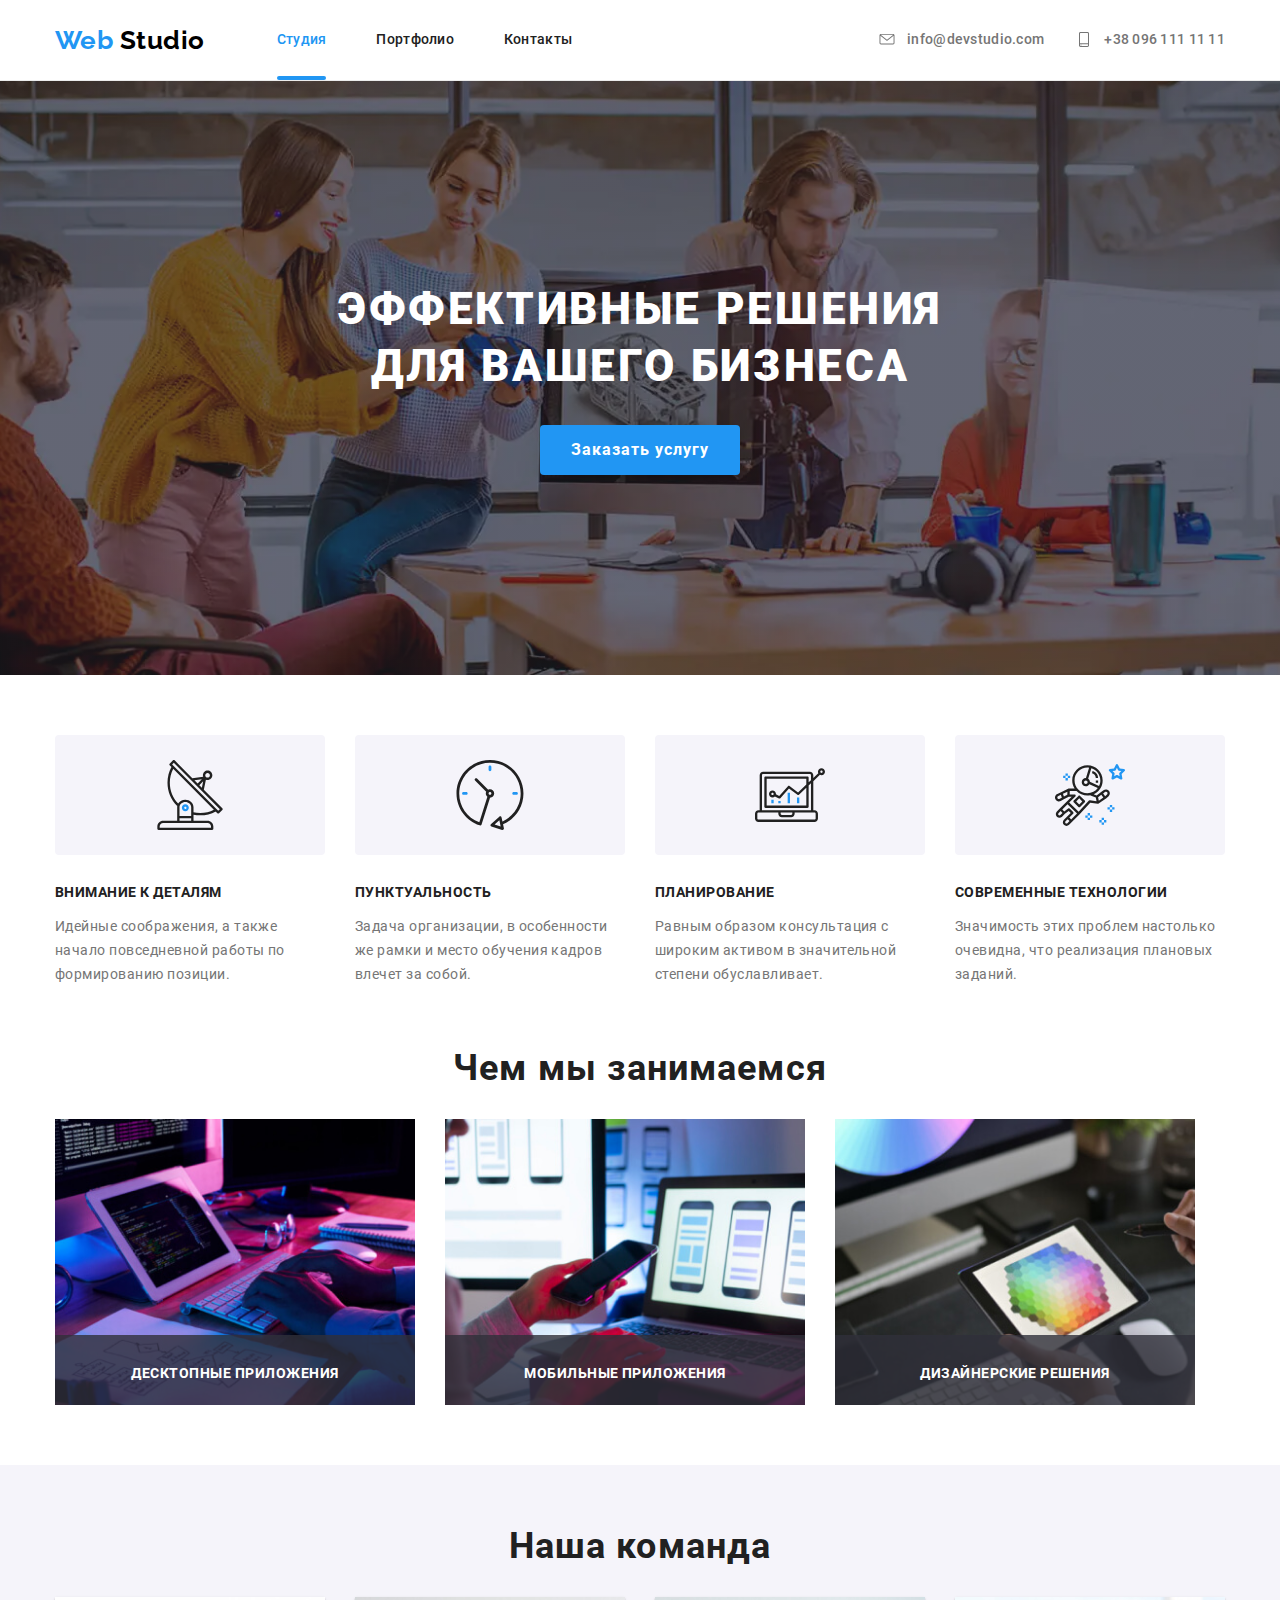
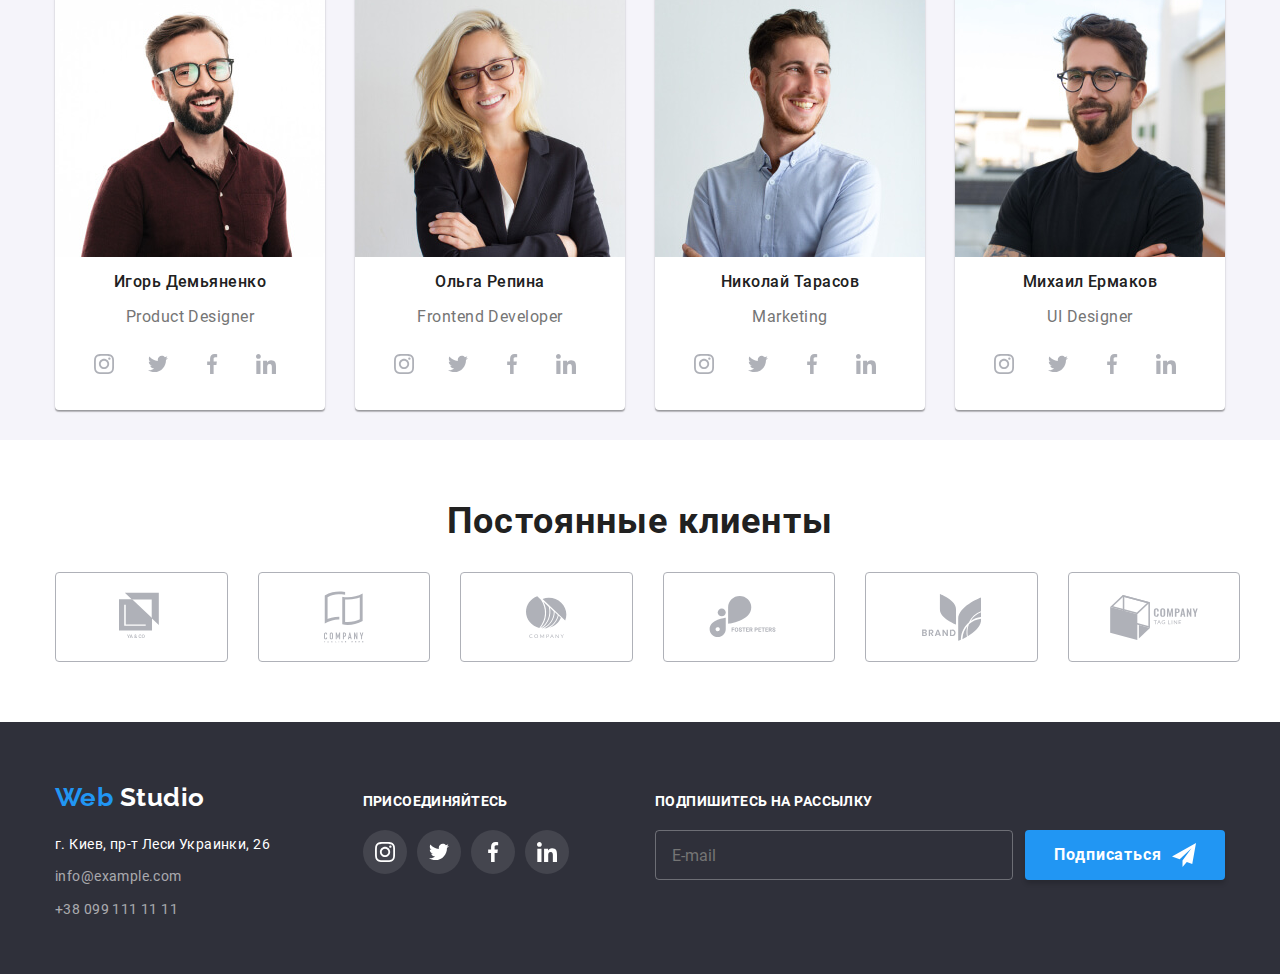
<file: index.html>
<!DOCTYPE html>
<html lang="ru">
	<head>
		<meta charset="UTF-8" />
		<meta name="viewport" content="width=device-width, initial-scale=1.0" />
		<meta name="description" content="Ефективные решения для бизнеса" />
		<title>Web Studio</title>
		<link rel="stylesheet" href="./css/main.min.css" />
	</head>

	<body>
		<!-- шапка страницы -->
		<header class="page-header">
			<div class="container main-header">
				<!-- логотип компании -->
				<a href="./" class="logo">
					<span class="main">Web</span>
					<span class="black">Studio</span>
				</a>

				<!-- меню для мобильного -->
				<button
					type="button"
					class="menu-button"
					aria-expanded="false"
					aria-controls="navigations"
					aria-label="Мобильное меню"
					data-menu-button
				>
					<svg width="40px" height="40px">
						<use class="icon-cross" href="./images/sprite.svg#cross"></use>
						<use class="icon-menu" href="./images/sprite.svg#menu"></use>
					</svg>
				</button>

				<nav class="menu-navigation" id="navigations" data-menu>
					<ul class="site-nav list">
						<li class="menu">
							<a href="./index.html" class="link current">Студия</a>
						</li>
						<li class="menu">
							<a href="./portfolio.html" class="link">Портфолио</a>
						</li>
						<li class="menu"><a href="" class="link">Контакты</a></li>
					</ul>

					<!-- адресс -->
					<address class="auth-nav">
						<a href="mailto:info@devstudio.com" aria-label="Написать письмо" class="contacts">
							<svg aria-label="Иконка письмо" class="icon-contacts">
								<use href="./images/sprite.svg#email"></use>
							</svg>
							info@devstudio.com
						</a>
						<a href="tel:+380961111111" aria-label="Позвонить" class="contacts">
							<svg aria-label="Иконка телефона" class="icon-contacts">
								<use xlink:href="./images/sprite.svg#smartphone"></use>
							</svg>
							+38 096 111 11 11
						</a>
					</address>
				</nav>
			</div>
		</header>

		<main>
			<!-- Hero -->
			<section class="hero">
				<h1 class="hero-title">
					Эффективные решения
					<br />
					для вашего бизнеса
				</h1>
				<button type="button" class="button" data-modal-open>Заказать услугу</button>
			</section>

			<!-- about us -->
			<section class="section features">
				<div class="container">
					<h2 class="section-title" hidden>О нас</h2>

					<ul class="about-us list">
						<li class="item">
							<div class="img-about">
								<svg class="icon" width="70" height="70" aria-label="Иконка Антенна">
									<use xlink:href="./images/sprite.svg#antenna"></use>
								</svg>
							</div>
							<h3 class="title">Внимание к деталям</h3>
							<p class="content">Идейные соображения, а также начало повседневной работы по формированию позиции.</p>
						</li>
						<li class="item">
							<div class="img-about">
								<svg aria-label="Иконка часы" class="icon" width="70" height="70">
									<use xlink:href="./images/sprite.svg#clock"></use>
								</svg>
							</div>
							<h3 class="title">Пунктуальность</h3>
							<p class="content">Задача организации, в особенности же рамки и место обучения кадров влечет за собой.</p>
						</li>
						<li class="item">
							<div class="img-about">
								<svg class="icon" width="70" height="70" aria-label="Иконка диаграмма">
									<use xlink:href="./images/sprite.svg#diagram"></use>
								</svg>
							</div>
							<h3 class="title">Планирование</h3>
							<p class="content">Равным образом консультация с широким активом в значительной степени обуславливает.</p>
						</li>
						<li class="item">
							<div class="img-about">
								<svg class="icon" width="70" height="70" aria-label="Иконка астронавт">
									<use xlink:href="./images/sprite.svg#astronaut"></use>
								</svg>
							</div>
							<h3 class="title">Современные технологии</h3>
							<p class="content">Значимость этих проблем настолько очевидна, что реализация плановых заданий.</p>
						</li>
					</ul>
				</div>
			</section>

			<!-- Work section -->
			<section class="section tasks">
				<div class="container">
					<h2 class="section-title">Чем мы занимаемся</h2>

					<ul class="work-list list">
						<li class="item">
							<picture>
								<source
									srcset="./images/desktop/what-we-do/box1.jpg 1x, ./images/desktop/what-we-do/box1@2x.jpg 2x"
									media="(min-width: 1200px)"
								/>

								<source
									srcset="./images/desktop/what-we-do/box1.webp 1x, ./images/desktop/what-we-do/box1@2x.webp 2x"
									type="image/webp"
									media="(min-width: 1200px)"
								/>

								<img
									src="./images/desktop/pwhat-we-do/box1.jpg"
									alt="Чем занимаемся"
									aria-label="Картинка чем мы занимаемся"
									width="370"
								/>
							</picture>
							<div class="section-utilities">
								<h3 class="title title-utilities">Десктопные приложения</h3>
							</div>
						</li>

						<li class="item">
							<picture>
								<source
									srcset="./images/desktop/what-we-do/box-2.jpg 1x, ./images/desktop/what-we-do/box-2@2x.jpg 2x"
									media="(min-width: 1200px)"
								/>

								<source
									srcset="./images/desktop/what-we-do/box-2.webp 1x, ./images/desktop/what-we-do/box-2@2x.webp 2x"
									type="image/webp"
									media="(min-width: 1200px)"
								/>

								<img
									src="./images/desktop/pwhat-we-do/box-2.jpg"
									alt="Чем занимаемся"
									aria-label="Картинка чем мы занимаемся 2"
									width="370"
								/>
							</picture>
							<div class="section-utilities">
								<h3 class="title title-utilities">Мобильные приложения</h3>
							</div>
						</li>

						<li class="item">
							<picture>
								<source
									srcset="./images/desktop/what-we-do/box-3.jpg 1x, ./images/desktop/what-we-do/box-3@2x.jpg 2x"
									media="(min-width: 1200px)"
								/>

								<source
									srcset="./images/desktop/what-we-do/box-3.webp 1x, ./images/desktop/what-we-do/box-3@2x.webp 2x"
									type="image/webp"
									media="(min-width: 1200px)"
								/>

								<img
									src="./images/desktop/pwhat-we-do/box-3.jpg"
									alt="Чем занимаемся"
									aria-label="Картинка чем мы занимаемся 3"
									width="370"
								/>
							</picture>
							<div class="section-utilities">
								<h3 class="title title-utilities">Дизайнерские решения</h3>
							</div>
						</li>
					</ul>
				</div>
			</section>

			<!-- our team -->

			<section class="section-team">
				<div class="container">
					<h2 class="section-title">Наша команда</h2>
					<ul class="our-team list">
						<li class="item">
							<picture>
								<source
									srcset="./images/desktop/team/ourteam-1.jpg 1x, ./images/desktop/team/ourteam-1@2x.jpg 2x"
									media="(min-width: 1200px)"
								/>

								<source
									srcset="./images/tablet/team/ourteam-1.jpg 1x, ./images/tablet/team/ourteam-1@2x.jpg 2x"
									media="(min-width: 768px)"
								/>

								<source
									srcset="./images/mobile/team/ourteam-1.jpg 1x, ./images/mobile/team/ourteam-1@2x.jpg 2x"
									media="(max-width: 767px)"
								/>
								<source
									srcset="./images/desktop/team/ourteam-1.webp 1x, ./images/desktop/team/ourteam-1@2x.webp 2x"
									type="image/webp"
									media="(min-width: 1200px)"
								/>

								<source
									srcset="./images/tablet/team/ourteam-1.webp 1x, ./images/tablet/team/ourteam-1@2x.webp 2x"
									type="image/webp"
									media="(min-width: 768px)"
								/>

								<source
									srcset="./images/mobile/team/ourteam-1.webp 1x, ./images/mobile/team/ourteam-1@2x.webp 2x"
									type="image/webp"
									media="(max-width: 767px)"
								/>

								<img src="./images/desktop/team/ourteam-1.jpg" alt="Дизайнер" aria-label="Дизайнер" width="450" />
							</picture>
							<h3 class="name-team">Игорь Демьяненко</h3>
							<p class="name-text">Product Designer</p>
							<ul class="links list">
								<li class="item-links">
									<a class="box-media" href="https://www.instagram.com/" aria-label="ссылка на Instagram">
										<svg width="20" height="20" aria-label="Иконка инстаграм">
											<use href="./images/sprite.svg#instagram"></use>
										</svg>
									</a>
								</li>
								<li class="item-links">
									<a class="box-media" href="https://twitter.com/" aria-label="ссылка на Twitter">
										<svg width="20" height="20" aria-label="Иконка твитер">
											<use href="./images/sprite.svg#twitter"></use>
										</svg>
									</a>
								</li>
								<li class="item-links">
									<a class="box-media" href="https://www.facebook.com/" aria-label="ссылка на Facebook">
										<svg width="20" height="20" aria-label="Иконка фейсбук">
											<use href="./images/sprite.svg#facebook"></use>
										</svg>
									</a>
								</li>
								<li class="item-links">
									<a class="box-media" href="https://www.linkedin.com/" aria-label="ссылка на linkedin">
										<svg width="20" height="20" aria-label="Иконка линкедн">
											<use href="./images/sprite.svg#linkedin"></use>
										</svg>
									</a>
								</li>
							</ul>
						</li>

						<li class="item">
							<picture>
								<source
									srcset="./images/desktop/team/ourteam-2.jpg 1x, ./images/desktop/team/ourteam-2@2x.jpg 2x"
									media="(min-width: 1200px)"
								/>

								<source
									srcset="./images/tablet/team/ourteam-2.jpg 1x, ./images/tablet/team/ourteam-2@2x.jpg 2x"
									media="(min-width: 768px)"
								/>

								<source
									srcset="./images/mobile/team/ourteam-2.jpg 1x, ./images/mobile/team/ourteam-2@2x.jpg 2x"
									media="(max-width: 767px)"
								/>
								<source
									srcset="./images/desktop/team/ourteam-2.webp 1x, ./images/desktop/team/ourteam-2@2x.webp 2x"
									type="image/webp"
									media="(min-width: 1200px)"
								/>

								<source
									srcset="./images/tablet/team/ourteam-2.webp 1x, ./images/tablet/team/ourteam-2@2x.webp 2x"
									type="image/webp"
									media="(min-width: 768px)"
								/>

								<source
									srcset="./images/mobile/team/ourteam-2.webp 1x, ./images/mobile/team/ourteam-2@2x.webp 2x"
									type="image/webp"
									media="(max-width: 767px)"
								/>

								<img
									src="./images/desktop/team/ourteam-2.jpg"
									alt="Фронтенд Девелопер"
									aria-label="Фронтенд Девелопер"
									width="450"
								/>
							</picture>
							<h3 class="name-team">Ольга Репина</h3>
							<p class="name-text">Frontend Developer</p>
							<ul class="links list">
								<li class="item-links">
									<a class="box-media" href="https://www.instagram.com/" aria-label="ссылка на Instagram">
										<svg class="" width="20" height="20" aria-label="Иконка инстаграм">
											<use href="./images/sprite.svg#instagram"></use>
										</svg>
									</a>
								</li>
								<li class="item-links">
									<a class="box-media" href="https://twitter.com/" aria-label="ссылка на Twitter">
										<svg width="20" height="20" aria-label="Иконка твитер">
											<use href="./images/sprite.svg#twitter"></use>
										</svg>
									</a>
								</li>
								<li class="item-links">
									<a class="box-media" href="https://www.facebook.com/" aria-label="ссылка на Facebook">
										<svg width="20" height="20" aria-label="Иконка фейсбук">
											<use href="./images/sprite.svg#facebook"></use>
										</svg>
									</a>
								</li>
								<li class="item-links">
									<a class="box-media" href="https://www.linkedin.com/" aria-label="ссылка на linkedin">
										<svg width="20" height="20" aria-label="Иконка линкедн">
											<use href="./images/sprite.svg#linkedin"></use>
										</svg>
									</a>
								</li>
							</ul>
						</li>

						<li class="item">
							<picture>
								<source
									srcset="./images/desktop/team/ourteam-3.jpg 1x, ./images/desktop/team/ourteam-3@2x.jpg 2x"
									media="(min-width: 1200px)"
								/>

								<source
									srcset="./images/tablet/team/ourteam-3.jpg 1x, ./images/tablet/team/ourteam-3@2x.jpg 2x"
									media="(min-width: 768px)"
								/>

								<source
									srcset="./images/mobile/team/ourteam-3.jpg 1x, ./images/mobile/team/ourteam-3@2x.jpg 2x"
									media="(max-width: 767px)"
								/>
								<source
									srcset="./images/desktop/team/ourteam-3.webp 1x, ./images/desktop/team/ourteam-3@2x.webp 2x"
									type="image/webp"
									media="(min-width: 1200px)"
								/>

								<source
									srcset="./images/tablet/team/ourteam-3.webp 1x, ./images/tablet/team/ourteam-3@2x.webp 2x"
									type="image/webp"
									media="(min-width: 768px)"
								/>

								<source
									srcset="./images/mobile/team/ourteam-3.webp 1x, ./images/mobile/team/ourteam-3@2x.webp 2x"
									type="image/webp"
									media="(max-width: 767px)"
								/>

								<img src="./images/desktop/team/ourteam-3.jpg" alt="Маркетинг" aria-label="Маркетинг" width="450" />
							</picture>
							<h3 class="name-team">Николай Тарасов</h3>
							<p class="name-text">Marketing</p>

							<ul class="links list">
								<li class="item-links">
									<a class="box-media" href="https://www.instagram.com/" aria-label="ссылка на Instagram">
										<svg width="20" height="20" aria-label="Иконка инстаграм">
											<use href="./images/sprite.svg#instagram"></use>
										</svg>
									</a>
								</li>
								<li class="item-links">
									<a class="box-media" href="https://twitter.com/" aria-label="ссылка на Twitter">
										<svg width="20" height="20" aria-label="Иконка твитер">
											<use href="./images/sprite.svg#twitter"></use>
										</svg>
									</a>
								</li>
								<li class="item-links">
									<a class="box-media" href="https://www.facebook.com/" aria-label="ссылка на Facebook">
										<svg width="20" height="20" aria-label="Иконка фейсбук">
											<use href="./images/sprite.svg#facebook"></use>
										</svg>
									</a>
								</li>
								<li class="item-links">
									<a class="box-media" href="https://www.linkedin.com/" aria-label="ссылка на linkedin">
										<svg width="20" height="20" aria-label="Иконка линкедн">
											<use href="./images/sprite.svg#linkedin"></use>
										</svg>
									</a>
								</li>
							</ul>
						</li>

						<li class="item">
							<picture>
								<source
									srcset="./images/desktop/team/ourteam-4.jpg 1x, ./images/desktop/team/ourteam-4@2x.jpg 2x"
									media="(min-width: 1200px)"
								/>

								<source
									srcset="./images/tablet/team/ourteam-4.jpg 1x, ./images/tablet/team/ourteam-4@2x.jpg 2x"
									media="(min-width: 768px)"
								/>

								<source
									srcset="./images/mobile/team/ourteam-4.jpg 1x, ./images/mobile/team/ourteam-4@2x.jpg 2x"
									media="(max-width: 767px)"
								/>
								<source
									srcset="./images/desktop/team/ourteam-4.webp 1x, ./images/desktop/team/ourteam-4@2x.webp 2x"
									type="image/webp"
									media="(min-width: 1200px)"
								/>

								<source
									srcset="./images/tablet/team/ourteam-4.webp 1x, ./images/tablet/team/ourteam-4@2x.webp 2x"
									type="image/webp"
									media="(min-width: 768px)"
								/>

								<source
									srcset="./images/mobile/team/ourteam-4.webp 1x, ./images/mobile/team/ourteam-4@2x.webp 2x"
									type="image/webp"
									media="(max-width: 767px)"
								/>

								<img src="./images/desktop/team/ourteam-4.jpg" alt="Дизайнер " aria-label="Дизайнер" width="450" />
							</picture>
							<h3 class="name-team">Михаил Ермаков</h3>
							<p class="name-text">UI Designer</p>

							<ul class="links list">
								<li class="item-links">
									<a class="box-media" href="https://www.instagram.com/" aria-label="ссылка на Instagram">
										<svg class="" width="20" height="20">
											<use href="./images/sprite.svg#instagram"></use>
										</svg>
									</a>
								</li>
								<li class="item-links">
									<a class="box-media" href="https://twitter.com/" aria-label="ссылка на Twitter">
										<svg class="" width="20" height="20">
											<use href="./images/sprite.svg#twitter"></use>
										</svg>
									</a>
								</li>
								<li class="item-links">
									<a class="box-media" href="https://www.facebook.com/" aria-label="ссылка на Facebook">
										<svg class="" width="20" height="20">
											<use href="./images/sprite.svg#facebook"></use>
										</svg>
									</a>
								</li>
								<li class="item-links">
									<a class="box-media" href="https://www.linkedin.com/" aria-label="ссылка на linkedin">
										<svg class="" width="20" height="20">
											<use href="./images/sprite.svg#linkedin"></use>
										</svg>
									</a>
								</li>
							</ul>
						</li>
					</ul>
				</div>
			</section>

			<!-- our clients -->
			<section class="section clients">
				<div class="container">
					<h2 class="section-title">Постоянные клиенты</h2>
					<ul class="clients list">
						<li class="item clients">
							<a class="company" href="">
								<svg class="icon-client" width="44" height="50">
									<use xlink:href="./images/sprite.svg#client-1"></use>
								</svg>
							</a>
						</li>

						<li class="item clients">
							<a class="company" href="">
								<svg class="icon-client" width="40" height="52">
									<use xlink:href="./images/sprite.svg#client-2"></use>
								</svg>
							</a>
						</li>

						<li class="item clients">
							<a class="company" href="">
								<svg class="icon-client" width="41" height="42.6">
									<use xlink:href="./images/sprite.svg#client-3"></use>
								</svg>
							</a>
						</li>

						<li class="item clients">
							<a class="company" href="">
								<svg class="icon-client" width="80" height="42">
									<use xlink:href="./images/sprite.svg#client-4"></use>
								</svg>
							</a>
						</li>

						<li class="item clients">
							<a class="company" href="">
								<svg class="icon-client" width="59" height="47">
									<use xlink:href="./images/sprite.svg#client-5"></use>
								</svg>
							</a>
						</li>

						<li class="item clients">
							<a class="company" href="">
								<svg class="icon-client" width="88.5" height="45.5">
									<use xlink:href="./images/sprite.svg#client-6"></use>
								</svg>
							</a>
						</li>
					</ul>
				</div>
			</section>
		</main>

		<!-- footer -->

		<footer class="bg-footer">
			<div class="container tablet">
				<div class="address-footer">
					<!-- логотип компании -->
					<a href="./" class="logo">
						<span class="main">Web</span>
						<span class="white">Studio</span>
					</a>

					<!-- e-mail and phone -->
					<address class="full-address">
						<p class="address">г. Киев, пр-т Леси Украинки, 26</p>

						<a href="mailto:info@example.com" aria-label="Отправить письмо" class="footer-contacts">info@example.com</a>

						<a href="tel:+380991111111" aria-label="Позвонить" class="footer-contacts">+38 099 111 11 11</a>
					</address>
				</div>

				<!-- соц сети -->
				<div class="join">
					<b class="join-us">присоединяйтесь</b>

					<ul class="links list">
						<li class="item-links-footer">
							<a class="footer-media" href="" aria-label="ссылка на Instagram">
								<svg class="" width="20" height="20">
									<use href="./images/sprite.svg#instagram"></use>
								</svg>
							</a>
						</li>
						<li class="item-links-footer">
							<a class="footer-media" href="" aria-label="ссылка на Twitter">
								<svg class="" width="20" height="20">
									<use href="./images/sprite.svg#twitter"></use>
								</svg>
							</a>
						</li>
						<li class="item-links-footer">
							<a class="footer-media" href="" aria-label="ссылка на Facebook">
								<svg class="" width="20" height="20">
									<use href="./images/sprite.svg#facebook"></use>
								</svg>
							</a>
						</li>
						<li class="item-links-footer">
							<a class="footer-media" href="" aria-label="ссылка на linkedin">
								<svg class="" width="20" height="20">
									<use href="./images/sprite.svg#linkedin"></use>
								</svg>
							</a>
						</li>
					</ul>
				</div>

				<!-- подписка -->
				<div class="sign">
					<b class="join-us">подпишитесь на рассылку</b>
					<form class="footer-form">
						<label class="footer-label">
							<input type="email" class="footer-input" placeholder="E-mail" />
						</label>
						<button type="button" class="button-footer">
							Подписаться
							<svg class="send" width="24" height="24">
								<use xlink:href="./images/sprite.svg#send"></use>
							</svg>
						</button>
					</form>
				</div>
			</div>
		</footer>

		<div class="backdrop is-hidden" data-modal>
			<div class="modal">
				<form class="form">
					<h2 class="modal-title">Оставьте свои данные, мы вам перезвоним</h2>

					<label class="form-field">
						<span class="user-name">Имя</span>
						<input type="text" name="user-name" class="modal-input" />
						<svg class="icon-modal" width="18" height="18">
							<use xlink:href="./images/sprite.svg#person-black"></use>
						</svg>
					</label>

					<label class="form-field">
						<span class="user-name">Телефон</span>
						<input type="tel" name="phone" id="tel" class="modal-input" />
						<svg class="icon-modal" width="18" height="18">
							<use xlink:href="./images/sprite.svg#phone-black"></use>
						</svg>
					</label>

					<label class="form-field">
						<span class="user-name">Почта</span>
						<input type="email" name="mail" class="modal-input" />
						<svg class="icon-modal" width="18" height="18">
							<use xlink:href="./images/sprite.svg#email-black"></use>
						</svg>
					</label>

					<label class="form-field">
						<span class="user-name">Комментарий</span>
						<textarea name="comment" placeholder="Введите текст" class="comment"></textarea>
					</label>

					<label class="checkbox-label">
						<input type="checkbox" name="policy" class="checkbox" />
						<span class="checkbox-icon"></span>
						<span class="checkbox-title">
							Соглашаюсь с рассылкой и принимаю
							<a href="" class="checkbox-policy">Условия договора</a>
						</span>
					</label>

					<button type="submit" class="btn-modal">Отправить</button>
				</form>

				<button class="button-close" data-modal-close>
					<svg class="icon-close" width="18" height="18">
						<use xlink:href="./images/sprite.svg#close"></use>
					</svg>
				</button>
			</div>
		</div>

		<script src="./js/modal.js"></script>
		<script src="./js/menu.js"></script>
	</body>
</html>
</file>
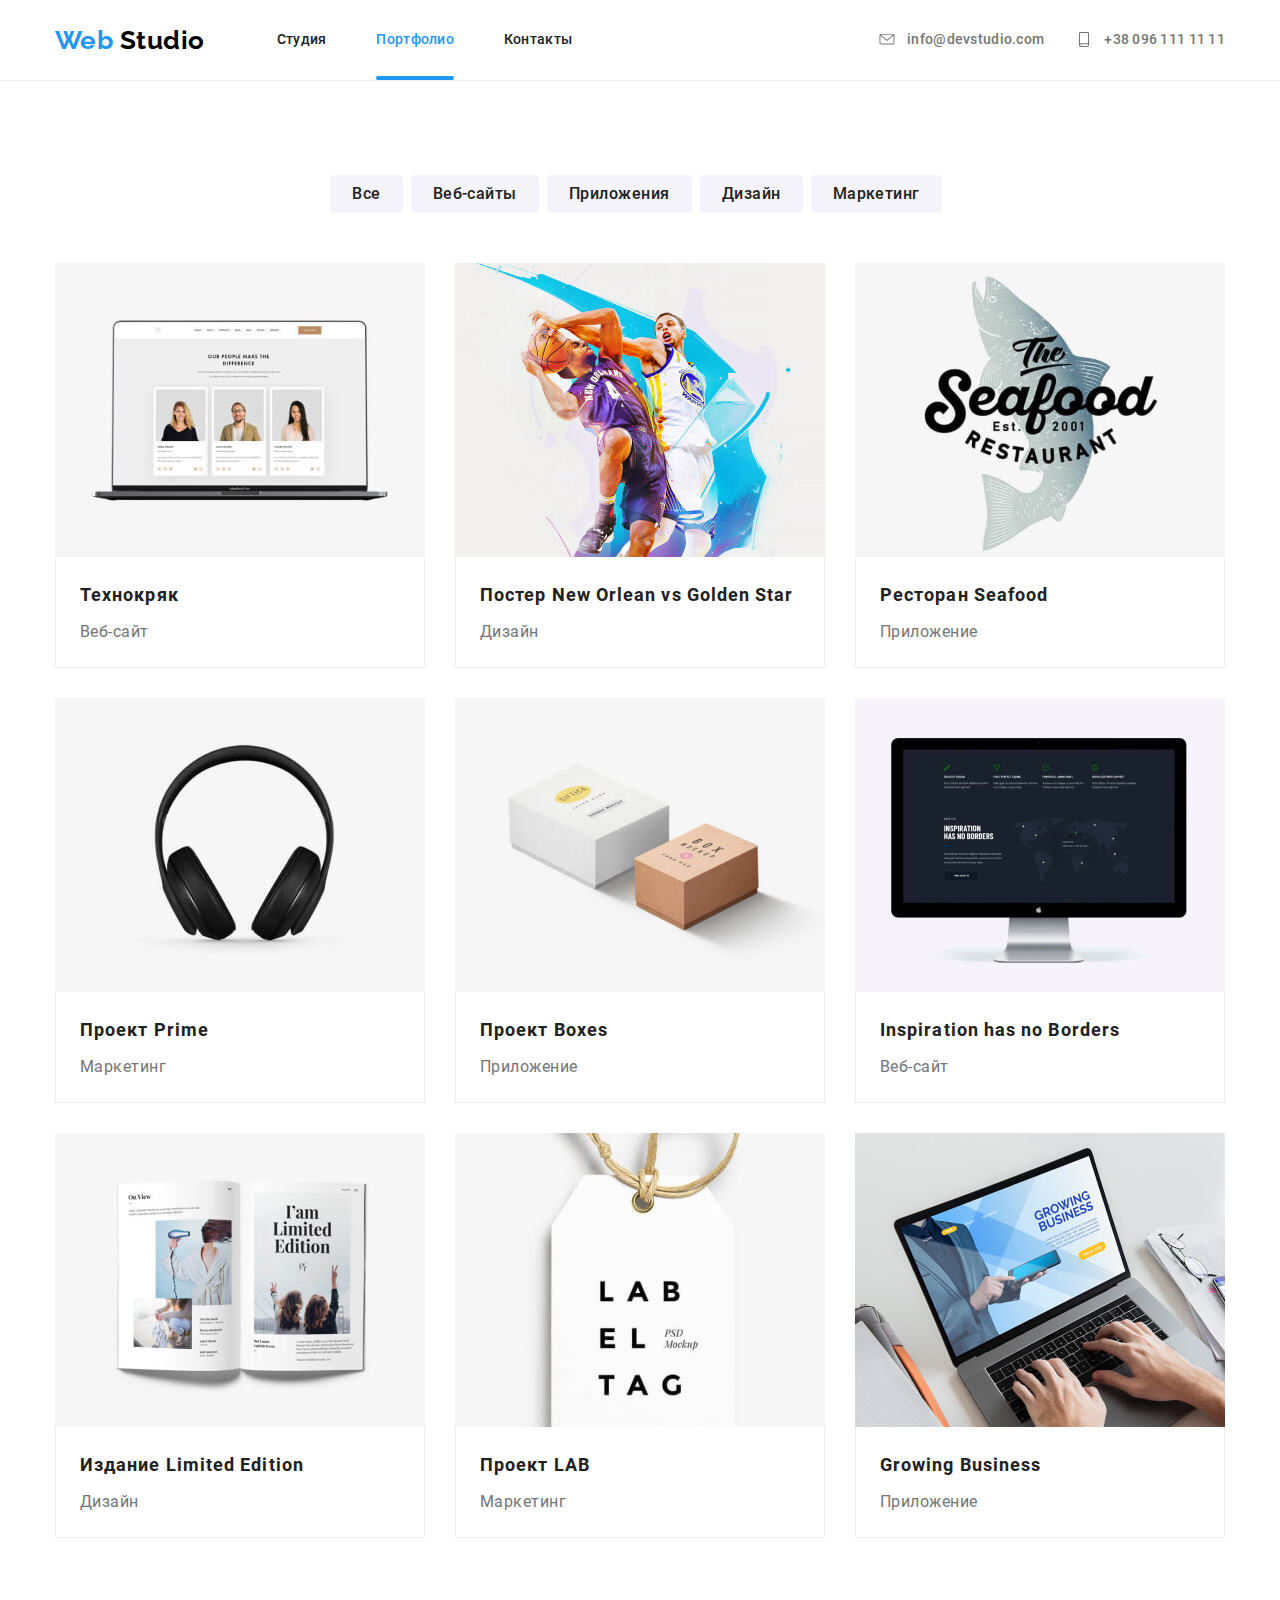
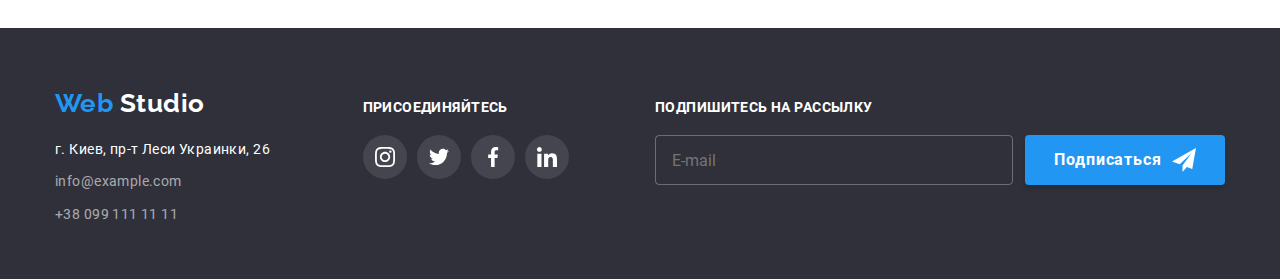
<file: portfolio.html>
<!DOCTYPE html>
<html lang="ru">
	<head>
		<meta charset="UTF-8" />
		<meta name="viewport" content="width=device-width, initial-scale=1.0" />
		<title>Web Studio</title>
		<link rel="stylesheet" href="./css/main.min.css" />
	</head>

	<body>
		<!-- шапка страницы -->
		<header class="page-header">
			<div class="container main-header">
				<!-- логотип компании -->
				<a href="./" class="logo">
					<span class="main">Web</span>
					<span class="black">Studio</span>
				</a>

				<!-- menu for mobile -->
				<button
					type="button"
					class="menu-button"
					aria-expanded="false"
					aria-controls="navigations"
					aria-label="Мобильное меню"
					data-menu-button
				>
					<svg width="40px" height="40px">
						<use class="icon-cross" href="./images/sprite.svg#cross"></use>
						<use class="icon-menu" href="./images/sprite.svg#menu"></use>
					</svg>
				</button>

				<nav class="menu-navigation" id="navigations" data-menu>
					<ul class="site-nav list">
						<li class="menu">
							<a href="./index.html" class="link">Студия</a>
						</li>
						<li class="menu">
							<a href="./portfolio.html" class="link current">Портфолио</a>
						</li>
						<li class="menu"><a href="" class="link">Контакты</a></li>
					</ul>

					<!-- adress -->
					<address class="auth-nav">
						<a href="mailto:info@devstudio.com" aria-label="Написать письмо" class="contacts">
							<svg aria-label="Иконка письмо" class="icon-contacts">
								<use href="./images/sprite.svg#email"></use>
							</svg>
							info@devstudio.com
						</a>
						<a href="tel:+380961111111" aria-label="Позвонить" class="contacts">
							<svg aria-label="Иконка телефона" class="icon-contacts">
								<use xlink:href="./images/sprite.svg#smartphone"></use>
							</svg>
							+38 096 111 11 11
						</a>
					</address>
				</nav>
			</div>
		</header>

		<main>
			<!-- navigation -->
			<section class="container">
				<h1 hidden>Портфолио</h1>
				<ul class="list portfolio">
					<li class="portfolio-button">
						<button type="button" class="radio-button">Все</button>
					</li>
					<li class="portfolio-button">
						<button type="button" class="radio-button">Веб-сайты</button>
					</li>
					<li class="portfolio-button">
						<button type="button" class="radio-button">Приложения</button>
					</li>
					<li class="portfolio-button">
						<button type="button" class="radio-button">Дизайн</button>
					</li>
					<li class="portfolio-button">
						<button type="button" class="radio-button">Маркетинг</button>
					</li>
				</ul>
			</section>

			<!-- Proects -->
			<section class="container">
				<ul class="list projects">
					<li class="flex-container">
						<a href="">
							<div class="product-thumb">
								<picture>
									<source
										srcset="
											./images/desktop/portfolio/portfolio1.jpg    1x,
											./images/desktop/portfolio/portfolio1@2x.jpg 2x
										"
										media="(min-width: 1200px)"
									/>

									<source
										srcset="./images/tablet/portfolio/portfolio1.jpg 1x, ./images/tablet/portfolio/portfolio1@2x.jpg 2x"
										media="(min-width: 768px)"
									/>

									<source
										srcset="./images/mobile/portfolio/portfolio1.jpg 1x, ./images/mobile/portfolio/portfolio1@2x.jpg 2x"
										media="(max-width: 767px)"
									/>
									<source
										srcset="
											./images/desktop/portfolio/portfolio1.webp    1x,
											./images/desktop/portfolio/portfolio1@2x.webp 2x
										"
										type="image/webp"
										media="(min-width: 1200px)"
									/>

									<source
										srcset="
											./images/tablet/portfolio/portfolio1.webp    1x,
											./images/tablet/portfolio/portfolio1@2x.webp 2x
										"
										type="image/webp"
										media="(min-width: 768px)"
									/>

									<source
										srcset="
											./images/mobile/portfolio/portfolio1.webp    1x,
											./images/mobile/portfolio/portfolio1@2x.webp 2x
										"
										type="image/webp"
										media="(max-width: 767px)"
									/>

									<img
										src="./images/desktop/portfolio/portfolio1.jpg"
										alt="Проект2"
										aria-label="Картинка проекта 1"
										width="450"
									/>
								</picture>

								<p class="text-proects">
									Технокряк это современная площадка распространения коронавируса. Компании используют эту платформу для
									цифрового шпионажа и атак на защищённые сервера конкурентов.
								</p>
							</div>
							<div class="portfolio-card-content">
								<h2 class="proects-title">Технокряк</h2>

								<p class="subtitle-proects">Веб-сайт</p>
							</div>
						</a>
					</li>

					<li class="flex-container">
						<a href="">
							<div class="product-thumb">
								<picture>
									<source
										srcset="
											./images/desktop/portfolio/portfolio2.jpg    1x,
											./images/desktop/portfolio/portfolio2@2x.jpg 2x
										"
										media="(min-width: 1200px)"
									/>

									<source
										srcset="./images/tablet/portfolio/portfolio2.jpg 1x, ./images/tablet/portfolio/portfolio2@2x.jpg 2x"
										media="(min-width: 768px)"
									/>

									<source
										srcset="./images/mobile/portfolio/portfolio2.jpg 1x, ./images/mobile/portfolio/portfolio2@2x.jpg 2x"
										media="(max-width: 767px)"
									/>
									<source
										srcset="
											./images/desktop/portfolio/portfolio2.webp    1x,
											./images/desktop/portfolio/portfolio2@2x.webp 2x
										"
										type="image/webp"
										media="(min-width: 1200px)"
									/>

									<source
										srcset="
											./images/tablet/portfolio/portfolio2.webp    1x,
											./images/tablet/portfolio/portfolio2@2x.webp 2x
										"
										type="image/webp"
										media="(min-width: 768px)"
									/>

									<source
										srcset="
											./images/mobile/portfolio/portfolio2.webp    1x,
											./images/mobile/portfolio/portfolio2@2x.webp 2x
										"
										type="image/webp"
										media="(max-width: 767px)"
									/>

									<img
										src="./images/desktop/portfolio/portfolio2.jpg"
										alt="Проект2"
										aria-label="Картинка проекта 2"
										width="450"
									/>
								</picture>

								<p class="text-proects">
									Технокряк это современная площадка распространения коронавируса. Компании используют эту платформу для
									цифрового шпионажа и атак на защищённые сервера конкурентов.
								</p>
							</div>
							<div class="portfolio-card-content">
								<h2 class="proects-title">Постер New Orlean vs Golden Star</h2>
								<p class="subtitle-proects">Дизайн</p>
							</div>
						</a>
					</li>

					<li class="flex-container">
						<a href="">
							<div class="product-thumb">
								<picture>
									<source
										srcset="
											./images/desktop/portfolio/portfolio3.jpg    1x,
											./images/desktop/portfolio/portfolio3@2x.jpg 2x
										"
										media="(min-width: 1200px)"
									/>

									<source
										srcset="./images/tablet/portfolio/portfolio3.jpg 1x, ./images/tablet/portfolio/portfolio3@2x.jpg 2x"
										media="(min-width: 768px)"
									/>

									<source
										srcset="./images/mobile/portfolio/portfolio3.jpg 1x, ./images/mobile/portfolio/portfolio3@2x.jpg 2x"
										media="(max-width: 767px)"
									/>
									<source
										srcset="
											./images/desktop/portfolio/portfolio3.webp    1x,
											./images/desktop/portfolio/portfolio3@2x.webp 2x
										"
										type="image/webp"
										media="(min-width: 1200px)"
									/>

									<source
										srcset="
											./images/tablet/portfolio/portfolio3.webp    1x,
											./images/tablet/portfolio/portfolio3@2x.webp 2x
										"
										type="image/webp"
										media="(min-width: 768px)"
									/>

									<source
										srcset="
											./images/mobile/portfolio/portfolio3.webp    1x,
											./images/mobile/portfolio/portfolio3@2x.webp 2x
										"
										type="image/webp"
										media="(max-width: 767px)"
									/>

									<img
										src="./images/desktop/portfolio/portfolio3.jpg"
										alt="Проект3"
										aria-label="Картинка проекта 3"
										width="450"
									/>
								</picture>

								<p class="text-proects">
									Технокряк это современная площадка распространения коронавируса. Компании используют эту платформу для
									цифрового шпионажа и атак на защищённые сервера конкурентов.
								</p>
							</div>
							<div class="portfolio-card-content">
								<h2 class="proects-title">Ресторан Seafood</h2>
								<p class="subtitle-proects">Приложение</p>
							</div>
						</a>
					</li>

					<li class="flex-container">
						<a href="">
							<div class="product-thumb">
								<picture>
									<source
										srcset="
											./images/desktop/portfolio/portfolio4.jpg    1x,
											./images/desktop/portfolio/portfolio4@2x.jpg 2x
										"
										media="(min-width: 1200px)"
									/>

									<source
										srcset="./images/tablet/portfolio/portfolio4.jpg 1x, ./images/tablet/portfolio/portfolio4@2x.jpg 2x"
										media="(min-width: 768px)"
									/>

									<source
										srcset="./images/mobile/portfolio/portfolio4.jpg 1x, ./images/mobile/portfolio/portfolio4@2x.jpg 2x"
										media="(max-width: 767px)"
									/>
									<source
										srcset="
											./images/desktop/portfolio/portfolio4.webp    1x,
											./images/desktop/portfolio/portfolio4@2x.webp 2x
										"
										type="image/webp"
										media="(min-width: 1200px)"
									/>

									<source
										srcset="
											./images/tablet/portfolio/portfolio4.webp    1x,
											./images/tablet/portfolio/portfolio4@2x.webp 2x
										"
										type="image/webp"
										media="(min-width: 768px)"
									/>

									<source
										srcset="
											./images/mobile/portfolio/portfolio4.webp    1x,
											./images/mobile/portfolio/portfolio4@2x.webp 2x
										"
										type="image/webp"
										media="(max-width: 767px)"
									/>

									<img
										src="./images/desktop/portfolio/portfolio4.jpg"
										alt="Проект4"
										aria-label="Картинка проекта 4"
										width="450"
									/>
								</picture>

								<p class="text-proects">
									Технокряк это современная площадка распространения коронавируса. Компании используют эту платформу для
									цифрового шпионажа и атак на защищённые сервера конкурентов.
								</p>
							</div>
							<div class="portfolio-card-content">
								<h2 class="proects-title">Проект Prime</h2>
								<p class="subtitle-proects">Маркетинг</p>
							</div>
						</a>
					</li>

					<li class="flex-container">
						<a href="">
							<div class="product-thumb">
								<picture>
									<source
										srcset="
											./images/desktop/portfolio/portfolio5.jpg    1x,
											./images/desktop/portfolio/portfolio5@2x.jpg 2x
										"
										media="(min-width: 1200px)"
									/>

									<source
										srcset="./images/tablet/portfolio/portfolio5.jpg 1x, ./images/tablet/portfolio/portfolio5@2x.jpg 2x"
										media="(min-width: 768px)"
									/>

									<source
										srcset="./images/mobile/portfolio/portfolio5.jpg 1x, ./images/mobile/portfolio/portfolio5@2x.jpg 2x"
										media="(max-width: 767px)"
									/>
									<source
										srcset="
											./images/desktop/portfolio/portfolio5.webp    1x,
											./images/desktop/portfolio/portfolio5@2x.webp 2x
										"
										type="image/webp"
										media="(min-width: 1200px)"
									/>

									<source
										srcset="
											./images/tablet/portfolio/portfolio5.webp    1x,
											./images/tablet/portfolio/portfolio5@2x.webp 2x
										"
										type="image/webp"
										media="(min-width: 768px)"
									/>

									<source
										srcset="
											./images/mobile/portfolio/portfolio5.webp    1x,
											./images/mobile/portfolio/portfolio5@2x.webp 2x
										"
										type="image/webp"
										media="(max-width: 767px)"
									/>

									<img
										src="./images/desktop/portfolio/portfolio5.jpg"
										alt="Проект5"
										aria-label="Картинка проекта 5"
										width="450"
									/>
								</picture>

								<p class="text-proects">
									Технокряк это современная площадка распространения коронавируса. Компании используют эту платформу для
									цифрового шпионажа и атак на защищённые сервера конкурентов.
								</p>
							</div>
							<div class="portfolio-card-content">
								<h2 class="proects-title">Проект Boxes</h2>
								<p class="subtitle-proects">Приложение</p>
							</div>
						</a>
					</li>

					<li class="flex-container">
						<a href="">
							<div class="product-thumb">
								<picture>
									<source
										srcset="
											./images/desktop/portfolio/portfolio6.jpg    1x,
											./images/desktop/portfolio/portfolio6@2x.jpg 2x
										"
										media="(min-width: 1200px)"
									/>

									<source
										srcset="./images/tablet/portfolio/portfolio6.jpg 1x, ./images/tablet/portfolio/portfolio6@2x.jpg 2x"
										media="(min-width: 768px)"
									/>

									<source
										srcset="./images/mobile/portfolio/portfolio6.jpg 1x, ./images/mobile/portfolio/portfolio6@2x.jpg 2x"
										media="(max-width: 767px)"
									/>
									<source
										srcset="
											./images/desktop/portfolio/portfolio6.webp    1x,
											./images/desktop/portfolio/portfolio6@2x.webp 2x
										"
										type="image/webp"
										media="(min-width: 1200px)"
									/>

									<source
										srcset="
											./images/tablet/portfolio/portfolio6.webp    1x,
											./images/tablet/portfolio/portfolio6@2x.webp 2x
										"
										type="image/webp"
										media="(min-width: 768px)"
									/>

									<source
										srcset="
											./images/mobile/portfolio/portfolio6.webp    1x,
											./images/mobile/portfolio/portfolio6@2x.webp 2x
										"
										type="image/webp"
										media="(max-width: 767px)"
									/>

									<img
										src="./images/desktop/portfolio/portfolio6.jpg"
										alt="Проект6"
										aria-label="Картинка проекта 6"
										width="450"
									/>
								</picture>

								<p class="text-proects">
									Технокряк это современная площадка распространения коронавируса. Компании используют эту платформу для
									цифрового шпионажа и атак на защищённые сервера конкурентов.
								</p>
							</div>
							<div class="portfolio-card-content">
								<h2 class="proects-title">Inspiration has no Borders</h2>
								<p class="subtitle-proects">Веб-сайт</p>
							</div>
						</a>
					</li>

					<li class="flex-container">
						<a href="">
							<div class="product-thumb">
								<picture>
									<source
										srcset="
											./images/desktop/portfolio/portfolio7.jpg    1x,
											./images/desktop/portfolio/portfolio7@2x.jpg 2x
										"
										media="(min-width: 1200px)"
									/>

									<source
										srcset="./images/tablet/portfolio/portfolio7.jpg 1x, ./images/tablet/portfolio/portfolio7@2x.jpg 2x"
										media="(min-width: 768px)"
									/>

									<source
										srcset="./images/mobile/portfolio/portfolio7.jpg 1x, ./images/mobile/portfolio/portfolio7@2x.jpg 2x"
										media="(max-width: 767px)"
									/>
									<source
										srcset="
											./images/desktop/portfolio/portfolio7.webp    1x,
											./images/desktop/portfolio/portfolio7@2x.webp 2x
										"
										type="image/webp"
										media="(min-width: 1200px)"
									/>

									<source
										srcset="
											./images/tablet/portfolio/portfolio7.webp    1x,
											./images/tablet/portfolio/portfolio7@2x.webp 2x
										"
										type="image/webp"
										media="(min-width: 768px)"
									/>

									<source
										srcset="
											./images/mobile/portfolio/portfolio7.webp    1x,
											./images/mobile/portfolio/portfolio7@2x.webp 2x
										"
										type="image/webp"
										media="(max-width: 767px)"
									/>

									<img
										src="./images/desktop/portfolio/portfolio7.jpg"
										alt="Проект7"
										aria-label="Картинка проекта 7"
										width="450"
									/>
								</picture>

								<p class="text-proects">
									Технокряк это современная площадка распространения коронавируса. Компании используют эту платформу для
									цифрового шпионажа и атак на защищённые сервера конкурентов.
								</p>
							</div>
							<div class="portfolio-card-content">
								<h2 class="proects-title">Издание Limited Edition</h2>
								<p class="subtitle-proects">Дизайн</p>
							</div>
						</a>
					</li>

					<li class="flex-container">
						<a href="">
							<div class="product-thumb">
								<picture>
									<source
										srcset="
											./images/desktop/portfolio/portfolio8.jpg    1x,
											./images/desktop/portfolio/portfolio8@2x.jpg 2x
										"
										media="(min-width: 1200px)"
									/>

									<source
										srcset="./images/tablet/portfolio/portfolio8.jpg 1x, ./images/tablet/portfolio/portfolio8@2x.jpg 2x"
										media="(min-width: 768px)"
									/>

									<source
										srcset="./images/mobile/portfolio/portfolio8.jpg 1x, ./images/mobile/portfolio/portfolio8@2x.jpg 2x"
										media="(max-width: 767px)"
									/>
									<source
										srcset="
											./images/desktop/portfolio/portfolio8.webp    1x,
											./images/desktop/portfolio/portfolio8@2x.webp 2x
										"
										type="image/webp"
										media="(min-width: 1200px)"
									/>

									<source
										srcset="
											./images/tablet/portfolio/portfolio8.webp    1x,
											./images/tablet/portfolio/portfolio8@2x.webp 2x
										"
										type="image/webp"
										media="(min-width: 768px)"
									/>

									<source
										srcset="
											./images/mobile/portfolio/portfolio8.webp    1x,
											./images/mobile/portfolio/portfolio8@2x.webp 2x
										"
										type="image/webp"
										media="(max-width: 767px)"
									/>

									<img
										src="./images/desktop/portfolio/portfolio8.jpg"
										alt="Проект8"
										aria-label="Картинка проекта 8"
										width="450"
									/>
								</picture>

								<p class="text-proects">
									Технокряк это современная площадка распространения коронавируса. Компании используют эту платформу для
									цифрового шпионажа и атак на защищённые сервера конкурентов.
								</p>
							</div>
							<div class="portfolio-card-content">
								<h2 class="proects-title">Проект LAB</h2>
								<p class="subtitle-proects">Маркетинг</p>
							</div>
						</a>
					</li>

					<li class="flex-container">
						<a href="">
							<div class="product-thumb">
								<picture>
									<source
										srcset="
											./images/desktop/portfolio/portfolio9.jpg    1x,
											./images/desktop/portfolio/portfolio9@2x.jpg 2x
										"
										media="(min-width: 1200px)"
									/>

									<source
										srcset="./images/tablet/portfolio/portfolio9.jpg 1x, ./images/tablet/portfolio/portfolio9@2x.jpg 2x"
										media="(min-width: 768px)"
									/>

									<source
										srcset="./images/mobile/portfolio/portfolio9.jpg 1x, ./images/mobile/portfolio/portfolio9@2x.jpg 2x"
										media="(max-width: 767px)"
									/>
									<source
										srcset="
											./images/desktop/portfolio/portfolio9.webp    1x,
											./images/desktop/portfolio/portfolio9@2x.webp 2x
										"
										type="image/webp"
										media="(min-width: 1200px)"
									/>

									<source
										srcset="
											./images/tablet/portfolio/portfolio9.webp    1x,
											./images/tablet/portfolio/portfolio9@2x.webp 2x
										"
										type="image/webp"
										media="(min-width: 768px)"
									/>

									<source
										srcset="
											./images/mobile/portfolio/portfolio9.webp    1x,
											./images/mobile/portfolio/portfolio9@2x.webp 2x
										"
										type="image/webp"
										media="(max-width: 767px)"
									/>

									<img
										src="./images/desktop/portfolio/portfolio9.jpg"
										alt="Проект9"
										aria-label="Картинка проекта 9"
										width="450"
									/>
								</picture>

								<p class="text-proects">
									Технокряк это современная площадка распространения коронавируса. Компании используют эту платформу для
									цифрового шпионажа и атак на защищённые сервера конкурентов.
								</p>
							</div>
							<div class="portfolio-card-content">
								<h2 class="proects-title">Growing Business</h2>
								<p class="subtitle-proects">Приложение</p>
							</div>
						</a>
					</li>
				</ul>
			</section>
		</main>

		<!-- footer -->

		<footer class="bg-footer">
			<div class="container tablet">
				<div class="address-footer">
					<!-- логотип компании -->
					<a href="./" class="logo">
						<span class="main">Web</span>
						<span class="white">Studio</span>
					</a>

					<!-- e-mail and phone -->
					<address class="full-address">
						<p class="address">г. Киев, пр-т Леси Украинки, 26</p>

						<a href="mailto:info@example.com" aria-label="Отправить письмо" class="footer-contacts">info@example.com</a>

						<a href="tel:+380991111111" aria-label="Позвонить" class="footer-contacts">+38 099 111 11 11</a>
					</address>
				</div>

				<!-- соц сети -->
				<div class="join">
					<b class="join-us">присоединяйтесь</b>

					<ul class="links list">
						<li class="item-links-footer">
							<a class="footer-media" href="" aria-label="ссылка на Instagram">
								<svg class="" width="20" height="20">
									<use href="./images/sprite.svg#instagram"></use>
								</svg>
							</a>
						</li>
						<li class="item-links-footer">
							<a class="footer-media" href="" aria-label="ссылка на Twitter">
								<svg class="" width="20" height="20">
									<use href="./images/sprite.svg#twitter"></use>
								</svg>
							</a>
						</li>
						<li class="item-links-footer">
							<a class="footer-media" href="" aria-label="ссылка на Facebook">
								<svg class="" width="20" height="20">
									<use href="./images/sprite.svg#facebook"></use>
								</svg>
							</a>
						</li>
						<li class="item-links-footer">
							<a class="footer-media" href="" aria-label="ссылка на linkedin">
								<svg class="" width="20" height="20">
									<use href="./images/sprite.svg#linkedin"></use>
								</svg>
							</a>
						</li>
					</ul>
				</div>

				<!-- подписка -->
				<div class="sign">
					<b class="join-us">подпишитесь на рассылку</b>
					<form class="footer-form">
						<label class="footer-label">
							<input type="email" class="footer-input" placeholder="E-mail" />
						</label>
						<button type="button" class="button-footer">
							Подписаться
							<svg class="send" width="24" height="24">
								<use xlink:href="./images/sprite.svg#send"></use>
							</svg>
						</button>
					</form>
				</div>
			</div>
		</footer>

		<script src="./js/menu.js"></script>
	</body>
</html>
</file>
<file: css/main.min.css>
@font-face{font-family:"Roboto";font-style:normal;font-weight:400;src:local("Roboto"),local("Roboto-Regular"),url("../fonts/roboto-v20-latin_cyrillic-regular.woff2") format("woff2"),url("../fonts/roboto-v20-latin_cyrillic-regular.woff") format("woff")}@font-face{font-family:"Roboto";font-style:normal;font-weight:500;src:local("Roboto Medium"),local("Roboto-Medium"),url("../fonts/roboto-v20-latin_cyrillic-500.woff2") format("woff2"),url("../fonts/roboto-v20-latin_cyrillic-500.woff") format("woff")}@font-face{font-family:"Roboto";font-style:normal;font-weight:700;src:local("Roboto Bold"),local("Roboto-Bold"),url("../fonts/roboto-v20-latin_cyrillic-700.woff2") format("woff2"),url("../fonts/roboto-v20-latin_cyrillic-700.woff") format("woff")}@font-face{font-family:"Roboto";font-style:normal;font-weight:900;src:local("Roboto Black"),local("Roboto-Black"),url("../fonts/roboto-v20-latin_cyrillic-900.woff2") format("woff2"),url("../fonts/roboto-v20-latin_cyrillic-900.woff") format("woff")}@font-face{font-family:"Raleway";font-style:normal;font-weight:700;src:local(""),url("../fonts/raleway-v17-latin_cyrillic-700.woff2") format("woff2"),url("../fonts/raleway-v17-latin_cyrillic-700.woff") format("woff")}/*! modern-normalize v1.0.0 | MIT License | https://github.com/sindresorhus/modern-normalize */*,*::before,*::after{-webkit-box-sizing:border-box;box-sizing:border-box}:root{-moz-tab-size:4;-o-tab-size:4;tab-size:4}html{line-height:1.15;-webkit-text-size-adjust:100%}body{margin:0}body{font-family:system-ui,-apple-system,"Segoe UI",Roboto,Helvetica,Arial,sans-serif,"Apple Color Emoji","Segoe UI Emoji"}hr{height:0;color:inherit}abbr[title]{-webkit-text-decoration:underline dotted;text-decoration:underline dotted}b,strong{font-weight:bolder}code,kbd,samp,pre{font-family:ui-monospace, SFMono-Regular, Consolas, "Liberation Mono", Menlo, monospace;font-size:1em}small{font-size:80%}sub,sup{font-size:75%;line-height:0;position:relative;vertical-align:baseline}sub{bottom:-0.25em}sup{top:-0.5em}table{text-indent:0;border-color:inherit}button,input,optgroup,select,textarea{font-family:inherit;font-size:100%;line-height:1.15;margin:0}button,select{text-transform:none}button,[type="button"],[type="reset"],[type="submit"]{-webkit-appearance:button}::-moz-focus-inner{border-style:none;padding:0}:-moz-focusring{outline:1px dotted ButtonText}:-moz-ui-invalid{box-shadow:none}legend{padding:0}progress{vertical-align:baseline}::-webkit-inner-spin-button,::-webkit-outer-spin-button{height:auto}[type="search"]{-webkit-appearance:textfield;outline-offset:-2px}::-webkit-search-decoration{-webkit-appearance:none}::-webkit-file-upload-button{-webkit-appearance:button;font:inherit}summary{display:list-item}html{-webkit-box-sizing:border-box;box-sizing:border-box}*,*::before,*::after{-webkit-box-sizing:inherit;box-sizing:inherit}body{background-color:#fff;color:#757575;font-family:Roboto, sans-serif;letter-spacing:0.03em}input:active,:hover,:focus{outline:0;outline-offset:0}a{text-decoration:none}textarea{resize:none}img{display:block;max-width:100%;height:auto}.container{width:100%;padding-left:15px;padding-right:15px;margin-left:auto;margin-right:auto}@media (min-width: 480px){.container{width:480px}}@media (min-width: 768px){.container{width:768px}}@media (min-width: 1200px){.container{width:1200px}}.list{padding:0;margin:0;list-style:none}.section{padding-bottom:60px}.section-title{color:#212121;margin-top:0px;margin-bottom:30px;font-weight:bold;font-size:36px;line-height:42px;text-align:center;letter-spacing:0.03em}.logo{font-family:Raleway, sans-serif;font-weight:700;font-size:24px;line-height:1.19;text-decoration:none}@media (min-width: 1200px){.logo{font-size:26px}}.logo .main{color:#2196f3}.logo .black{color:#000;display:inline-block}@media (min-width: 768px){.logo .black{margin-right:0}}.menu-button{width:40px;height:40px;margin:0;padding:0;border:none;background-color:transparent}.menu-button.is-open .icon-menu{display:none}.menu-button.is-open .icon-cross{outline:none;display:block}.menu-button .icon-cross{display:none}.menu-button:hover .icon-menu,.menu-button:focus .icon-menu,.menu-button:hover .icon-cross,.menu-button:focus .icon-cross{fill:#2196f3}@media screen and (min-width: 768px){.menu-button{display:none}}.page-header{border:1px solid #ececec;border-left:none;border-right:none;border-top:none;position:relative}.main-header{display:-webkit-box;display:-ms-flexbox;display:flex}@media screen and (max-width: 767px){.main-header{-webkit-box-align:center;-ms-flex-align:center;align-items:center;-webkit-box-pack:justify;-ms-flex-pack:justify;justify-content:space-between;min-height:60px}}@media screen and (min-width: 768px){.main-header{-webkit-box-pack:justify;-ms-flex-pack:justify;justify-content:space-between;-webkit-box-align:center;-ms-flex-align:center;align-items:center}}.menu-navigation{z-index:1}@media screen and (max-width: 767px){.menu-navigation{display:none;padding-top:60px;background-color:#fff;-webkit-box-shadow:0px 4px 8px rgba(0,0,0,0.04),0px 2px 4px rgba(0,0,0,0.08),0px 1px 3px rgba(0,0,0,0.16);box-shadow:0px 4px 8px rgba(0,0,0,0.04),0px 2px 4px rgba(0,0,0,0.08),0px 1px 3px rgba(0,0,0,0.16);position:absolute;top:100%;left:0;width:100%}.menu-navigation.is-open{display:block}}@media screen and (min-width: 768px){.menu-navigation{display:-webkit-box;display:-ms-flexbox;display:flex;-webkit-box-align:center;-ms-flex-align:center;align-items:center}}.site-nav{margin-left:auto;font-weight:500;font-size:14px;line-height:1.14;letter-spacing:0.02em}@media screen and (max-width: 767px){.site-nav{display:-webkit-box;display:-ms-flexbox;display:flex;-webkit-box-orient:vertical;-webkit-box-direction:normal;-ms-flex-direction:column;flex-direction:column;-webkit-box-align:center;-ms-flex-align:center;align-items:center}}@media screen and (min-width: 768px){.site-nav{display:-webkit-box;display:-ms-flexbox;display:flex;-webkit-box-align:center;-ms-flex-align:center;align-items:center}}@media (min-width: 1200px){.site-nav{margin-right:305px}}@media screen and (max-width: 767px){.site-nav .menu{margin-bottom:52px}}@media screen and (min-width: 768px){.site-nav .menu{margin-left:50px}.site-nav .menu:first-child{margin-left:0}}.site-nav .menu .link{font-family:Roboto;font-style:normal;font-weight:500;font-size:18px;line-height:1.14;letter-spacing:0.02em;position:relative;color:#212121;-webkit-transition:color 250ms cubic-bezier(0.4, 0, 0.2, 1);transition:color 250ms cubic-bezier(0.4, 0, 0.2, 1)}@media screen and (min-width: 768px){.site-nav .menu .link{padding:32px 0;font-size:14px}}.site-nav .menu .link:hover,.site-nav .menu .link:focus{color:#2196f3}.site-nav .link.current::after{content:"";position:absolute;display:block;width:100%;height:4px;left:0;bottom:-8px;border-radius:2px;background-color:#2196f3}@media screen and (min-width: 768px){.site-nav .link.current::after{bottom:-2px}}@media (min-width: 1200px){.site-nav .link.current::after{bottom:-1px}}.site-nav .link.current{color:#2196f3}.auth-nav{display:-webkit-box;display:-ms-flexbox;display:flex;-webkit-box-orient:vertical;-webkit-box-direction:normal;-ms-flex-direction:column;flex-direction:column;-webkit-box-align:center;-ms-flex-align:center;align-items:center}@media screen and (min-width: 768px){.auth-nav{margin-left:84px;margin-top:21px;margin-bottom:21px;-webkit-box-align:start;-ms-flex-align:start;align-items:flex-start}}@media (min-width: 1200px){.auth-nav{-webkit-box-orient:horizontal;-webkit-box-direction:normal;-ms-flex-direction:row;flex-direction:row;margin:0}}.contacts{color:#757575;font-weight:500;font-size:14px;line-height:1.14;letter-spacing:0.02em;font-style:normal;display:-webkit-box;display:-ms-flexbox;display:flex;-webkit-box-align:center;-ms-flex-align:center;align-items:center;-webkit-box-pack:center;-ms-flex-pack:center;justify-content:center;-webkit-transition:color 250ms cubic-bezier(0.4, 0, 0.2, 1);transition:color 250ms cubic-bezier(0.4, 0, 0.2, 1)}@media (min-width: 768px){.contacts{font-size:12px}}@media (min-width: 1200px){.contacts{font-size:14px;padding-top:32px;padding-bottom:32px;display:-webkit-box;display:-ms-flexbox;display:flex;-ms-flex-wrap:wrap;flex-wrap:wrap;-webkit-box-align:center;-ms-flex-align:center;align-items:center}.contacts:nth-child(2n){padding-left:30px}.contacts:nth-child(2n){margin-top:0}}.contacts:hover{color:#2196f3}.contacts+.contacts{margin-top:10px}@media screen and (min-width: 1200px){.contacts+.contacts{margin-bottom:0;margin-top:0}}@media screen and (max-width: 767px){.contacts+.contacts:last-child{margin-bottom:60px}}.icon-contacts{width:20px;height:15px;-webkit-box-align:center;-ms-flex-align:center;align-items:center;margin-right:10px;fill:currentColor}.button,.btn-modal,.button-footer{width:200px;height:50px;color:#fff;background-color:#2196f3;border-radius:4px;border:none;cursor:pointer;font-weight:bold;font-size:16px;line-height:1.8;-webkit-box-align:center;-ms-flex-align:center;align-items:center;text-align:center;letter-spacing:0.06em;text-decoration:none;outline:none;-webkit-box-shadow:0px 4px 4px rgba(0,0,0,0.15);box-shadow:0px 4px 4px rgba(0,0,0,0.15);-webkit-transition:color 250ms cubic-bezier(0.4, 0, 0.2, 1),background-color 250ms cubic-bezier(0.4, 0, 0.2, 1);transition:color 250ms cubic-bezier(0.4, 0, 0.2, 1),background-color 250ms cubic-bezier(0.4, 0, 0.2, 1)}.button:hover,.btn-modal:hover,.button-footer:hover,.button:focus,.btn-modal:focus,.button-footer:focus{background-color:#fff;color:#2196f3}.btn-modal{position:absolute;left:50%;bottom:0;-webkit-transform:translateX(-50%);transform:translateX(-50%);margin-bottom:40px;-webkit-transition:color 250ms cubic-bezier(0.4, 0, 0.2, 1),background-color 250ms cubic-bezier(0.4, 0, 0.2, 1);transition:color 250ms cubic-bezier(0.4, 0, 0.2, 1),background-color 250ms cubic-bezier(0.4, 0, 0.2, 1)}.btn-modal:hover,.btn-modal:focus{background-color:#fff;color:#2196f3}.button-footer{display:-webkit-box;display:-ms-flexbox;display:flex;-webkit-box-pack:center;-ms-flex-pack:center;justify-content:center;margin-left:auto;margin-right:auto;-webkit-transition:color 250ms cubic-bezier(0.4, 0, 0.2, 1),background-color 250ms cubic-bezier(0.4, 0, 0.2, 1);transition:color 250ms cubic-bezier(0.4, 0, 0.2, 1),background-color 250ms cubic-bezier(0.4, 0, 0.2, 1)}.button-footer:hover,.button-footer:focus{background-color:rgba(151,148,148,0.15);color:#2196f3}.button-footer .send{margin-left:10px}@media (min-width: 1200px){.button-footer{margin:0}}.bg-footer{background-color:#2f303a;width:100%;padding:60px 0}@media screen and (min-width: 768px){.tablet{display:-webkit-box;display:-ms-flexbox;display:flex;-ms-flex-wrap:wrap;flex-wrap:wrap;-webkit-box-pack:justify;-ms-flex-pack:justify;justify-content:space-between;-webkit-box-align:baseline;-ms-flex-align:baseline;align-items:baseline}}.full-address{width:231px;height:81px;margin-right:auto;margin-left:auto}@media (min-width: 1200px){.full-address{text-align:left}}.full-address .address{color:#fff;display:block;font-size:14px;line-height:1.71;letter-spacing:0.03em;font-style:normal;margin-top:0px;margin-bottom:8px}.full-address .footer-contacts{color:rgba(255,255,255,0.6);font-size:14px;line-height:1.71;letter-spacing:0.03em;font-style:normal;display:block;margin-bottom:9px}.full-address .footer-contacts:last-child{margin-bottom:0}@media screen and (max-width: 1169px){.address-footer{text-align:center}}.address-footer .logo{display:inline-block;margin-bottom:20px}@media (min-width: 1200px){.address-footer .logo{display:inline-block}}.address-footer .logo .white{color:#fff}@media screen and (max-width: 767px){.join{margin-top:60px}}.sign{margin-right:auto;margin-left:auto;margin-top:60px}@media (min-width: 768px){.sign{width:450px}}@media (min-width: 1200px){.sign{margin:0;width:570px}}.join-us{color:#fff;font-weight:bold;font-size:14px;line-height:1.14;letter-spacing:0.03em;text-transform:uppercase;display:block;text-align:center;margin-bottom:20px}@media (min-width: 1200px){.join-us{text-align:left}}.item-links-footer{display:block;margin-right:10px}.footer-media{display:-webkit-box;display:-ms-flexbox;display:flex;width:44px;height:44px;-webkit-box-align:center;-ms-flex-align:center;align-items:center;-webkit-box-pack:center;-ms-flex-pack:center;justify-content:center;border-radius:50%;fill:#ffffff;background-color:rgba(255,255,255,0.1);-webkit-transition:border-radius 250ms cubic-bezier(0.4, 0, 0.2, 1),background-color 250ms cubic-bezier(0.4, 0, 0.2, 1),fill 250ms cubic-bezier(0.4, 0, 0.2, 1);transition:border-radius 250ms cubic-bezier(0.4, 0, 0.2, 1),background-color 250ms cubic-bezier(0.4, 0, 0.2, 1),fill 250ms cubic-bezier(0.4, 0, 0.2, 1)}.footer-media:hover,.footer-media:focus{border-radius:50%;background-color:#2196f3;fill:#fff}@media (min-width: 1200px){.footer-form{display:-webkit-box;display:-ms-flexbox;display:flex}}.footer-input{width:100%;height:50px;margin-bottom:20px;padding:12px 0px 12px 16px;color:#fff;background-color:transparent;border:1px solid rgba(255,255,255,0.3);border-radius:4px;-webkit-transition:border 250ms cubic-bezier(0.4, 0, 0.2, 1);transition:border 250ms cubic-bezier(0.4, 0, 0.2, 1)}.footer-input:hover{border:1px solid rgba(255,255,255,0.3)}@media (min-width: 1200px){.footer-input{margin:0;margin-right:12px;width:358px;height:50px}}.hero{text-align:center;padding-top:118px;padding-bottom:118px;max-width:1600px;margin-right:auto;margin-left:auto;background-repeat:no-repeat;background-position:center;background-size:cover;background-image:-webkit-gradient(linear, left top, right top, from(rgba(47,48,58,0.4)), to(rgba(47,48,58,0.4))),url(../images/mobile/hero/Hero.jpg);background-image:linear-gradient(to right, rgba(47,48,58,0.4), rgba(47,48,58,0.4)),url(../images/mobile/hero/Hero.jpg)}@media screen and (min-device-pixel-ratio: 2), screen and (-webkit-min-device-pixel-ratio: 2), screen and (min-resolution: 192dpi), screen and (min-resolution: 2dppx){.hero{background-image:-webkit-gradient(linear, left top, right top, from(rgba(47,48,58,0.4)), to(rgba(47,48,58,0.4))),url(../images/mobile/hero/Hero@2x.jpg);background-image:linear-gradient(to right, rgba(47,48,58,0.4), rgba(47,48,58,0.4)),url(../images/mobile/hero/Hero@2x.jpg);background-image:-webkit-gradient(linear, left top, right top, from(rgba(47,48,58,0.4)), to(rgba(47,48,58,0.4))),url(../images/mobile/hero/Hero@2x.webp);background-image:linear-gradient(to right, rgba(47,48,58,0.4), rgba(47,48,58,0.4)),url(../images/mobile/hero/Hero@2x.webp)}}@media (min-width: 768px){.hero{background-image:-webkit-gradient(linear, left top, right top, from(rgba(47,48,58,0.4)), to(rgba(47,48,58,0.4))),url(../images/tablet/hero/Hero.jpg);background-image:linear-gradient(to right, rgba(47,48,58,0.4), rgba(47,48,58,0.4)),url(../images/tablet/hero/Hero.jpg);background-image:-webkit-gradient(linear, left top, right top, from(rgba(47,48,58,0.4)), to(rgba(47,48,58,0.4))),url(../images/tablet/hero/Hero.webp);background-image:linear-gradient(to right, rgba(47,48,58,0.4), rgba(47,48,58,0.4)),url(../images/tablet/hero/Hero.webp)}}@media screen and (min-width: 768px) and (min-device-pixel-ratio: 2), screen and (min-width: 768px) and (-webkit-min-device-pixel-ratio: 2), screen and (min-width: 768px) and (min-resolution: 192dpi), screen and (min-width: 768px) and (min-resolution: 2dppx){.hero{background-image:-webkit-gradient(linear, left top, right top, from(rgba(47,48,58,0.4)), to(rgba(47,48,58,0.4))),url(../images/tablet/hero/Hero@2x.jpg);background-image:linear-gradient(to right, rgba(47,48,58,0.4), rgba(47,48,58,0.4)),url(../images/tablet/hero/Hero@2x.jpg);background-image:-webkit-gradient(linear, left top, right top, from(rgba(47,48,58,0.4)), to(rgba(47,48,58,0.4))),url(../images/tablet/hero/Hero@2x.webp);background-image:linear-gradient(to right, rgba(47,48,58,0.4), rgba(47,48,58,0.4)),url(../images/tablet/hero/Hero@2x.webp)}}@media (min-width: 1200px){.hero{max-width:1600px;padding:200px 0;background-image:-webkit-gradient(linear, left top, right top, from(rgba(47,48,58,0.4)), to(rgba(47,48,58,0.4))),url(../images/desktop/hero/Hero.jpg);background-image:linear-gradient(to right, rgba(47,48,58,0.4), rgba(47,48,58,0.4)),url(../images/desktop/hero/Hero.jpg);background-image:-webkit-gradient(linear, left top, right top, from(rgba(47,48,58,0.4)), to(rgba(47,48,58,0.4))),url(../images/desktop/hero/Hero.webp);background-image:linear-gradient(to right, rgba(47,48,58,0.4), rgba(47,48,58,0.4)),url(../images/desktop/hero/Hero.webp)}}@media screen and (min-width: 1200px) and (min-device-pixel-ratio: 2), screen and (min-width: 1200px) and (-webkit-min-device-pixel-ratio: 2), screen and (min-width: 1200px) and (min-resolution: 192dpi), screen and (min-width: 1200px) and (min-resolution: 2dppx){.hero{background-image:-webkit-gradient(linear, left top, right top, from(rgba(47,48,58,0.4)), to(rgba(47,48,58,0.4))),url(../images/desktop/hero/Hero@2x.jpg);background-image:linear-gradient(to right, rgba(47,48,58,0.4), rgba(47,48,58,0.4)),url(../images/desktop/hero/Hero@2x.jpg);background-image:-webkit-gradient(linear, left top, right top, from(rgba(47,48,58,0.4)), to(rgba(47,48,58,0.4))),url(../images/desktop/hero/Hero@2x.webp);background-image:linear-gradient(to right, rgba(47,48,58,0.4), rgba(47,48,58,0.4)),url(../images/desktop/hero/Hero@2x.webp)}}.hero-title{margin-top:0;margin-bottom:30px;color:#fff;font-weight:900;font-size:26px;line-height:1.3;letter-spacing:0.06em;text-transform:uppercase}@media (min-width: 1200px){.hero-title{font-size:44px}}.features{padding-top:60px}@media screen and (min-width: 768px){.about-us{margin:-15px;display:-webkit-box;display:-ms-flexbox;display:flex;-ms-flex-wrap:wrap;flex-wrap:wrap}}@media screen and (min-width: 1170px){.about-us{margin:-15px;display:-webkit-box;display:-ms-flexbox;display:flex}}@media screen and (max-width: 767px){.about-us .item:not(:last-child){margin-bottom:30px}}@media screen and (min-width: 768px){.about-us .item{width:calc((100% - 4 * 15px) / 2);margin:15px}}@media screen and (min-width: 1170px){.about-us .item{width:calc((100% - 8 * 15px) / 4);margin:15px}}.title{color:#212121;font-weight:700;font-size:14px;line-height:1.14;text-align:center;text-transform:uppercase;margin-top:30px;margin-bottom:10 px}@media screen and (min-width: 1170px){.title{text-align:left}}.img-about{width:100%;height:120px;border-radius:4px;display:-webkit-box;display:-ms-flexbox;display:flex;-webkit-box-align:center;-ms-flex-align:center;align-items:center;-webkit-box-pack:center;-ms-flex-pack:center;justify-content:center;background:#f5f4fa}.content{margin-top:0;margin-bottom:0;font-size:14px;line-height:1.7}@media screen and (max-width: 1170px){.section.tasks{display:none}}.title-utilities{color:#fff;font-weight:bold;font-size:14px;line-height:1.2;text-align:center;text-transform:uppercase;-webkit-box-align:center;-ms-flex-align:center;align-items:center}.work-list.list{display:-webkit-box;display:-ms-flexbox;display:flex}.work-list.list .item{width:calc((100%-60px) / 3);margin-right:30px;position:relative}.section-utilities{position:absolute;bottom:0;width:100%;height:70px;background:rgba(47,48,58,0.8)}.section.list.uttilities .item:last-child{margin-right:0px}.section-team{background-color:#f5f4fa;padding-top:60px;padding-bottom:30px}@media (min-width: 768px){.our-team.list{margin:-15px;display:-webkit-box;display:-ms-flexbox;display:flex;-ms-flex-wrap:wrap;flex-wrap:wrap}}@media (min-width: 1200px){.our-team.list{margin:-15px;display:-webkit-box;display:-ms-flexbox;display:flex}}.our-team.list .item{background-color:#fff;border-radius:0px 0px 4px 4px;-webkit-box-shadow:0px 2px 1px rgba(0,0,0,0.2),0px 1px 1px rgba(0,0,0,0.14),0px 1px 3px rgba(0,0,0,0.12);box-shadow:0px 2px 1px rgba(0,0,0,0.2),0px 1px 1px rgba(0,0,0,0.14),0px 1px 3px rgba(0,0,0,0.12)}@media screen and (max-width: 767px){.our-team.list .item:not(:last-child){margin-bottom:30px}}@media (min-width: 768px){.our-team.list .item{width:calc((100% - 4 * 15px) / 2);margin:15px}}@media (min-width: 1200px){.our-team.list .item{width:calc((100% - 8 * 15px) / 4);margin:15px}}.links.list{display:-webkit-box;display:-ms-flexbox;display:flex;-webkit-box-pack:center;-ms-flex-pack:center;justify-content:center}.links.list .item-links{display:block;margin-right:10px;margin-bottom:24px}.name-team{color:#212121;font-weight:500;font-size:16px;line-height:1.18;text-align:center}.name-text{font-size:16px;line-height:1.18;text-align:center}.box-media{display:-webkit-box;display:-ms-flexbox;display:flex;-webkit-box-align:center;-ms-flex-align:center;align-items:center;-webkit-box-pack:center;-ms-flex-pack:center;justify-content:center;width:44px;height:44px;border-radius:50%;fill:#afb1b8;-webkit-transition:fill 250ms cubic-bezier(0.4, 0, 0.2, 1),background-color 250ms cubic-bezier(0.4, 0, 0.2, 1),border-radius 250ms cubic-bezier(0.4, 0, 0.2, 1);transition:fill 250ms cubic-bezier(0.4, 0, 0.2, 1),background-color 250ms cubic-bezier(0.4, 0, 0.2, 1),border-radius 250ms cubic-bezier(0.4, 0, 0.2, 1)}.item-links:hover .box-media,.item-links:focus .box-media{border-radius:50%;background-color:#2196f3;fill:#fff}.section.clients{padding-top:60px}.clients.list{margin:-15px;display:-webkit-box;display:-ms-flexbox;display:flex;-ms-flex-wrap:wrap;flex-wrap:wrap}@media (min-width: 1200px){.clients.list{-ms-flex-wrap:nowrap;flex-wrap:nowrap}}@media screen and (max-width: 768px){.clients.list .item.clients{width:calc((100% - 4 * 15px) / 2);margin:15px}}@media (min-width: 768px){.clients.list .item.clients{width:calc((100% - 6 * 15px) / 3);margin:15px}}@media (min-width: 1200px){.clients.list .item.clients{width:calc((100% -12 * 15px) / 6);margin:15px}.clients.list .item.clients:last-child{margin-right:0}}.company{display:-webkit-box;display:-ms-flexbox;display:flex;width:100%;height:90px;-webkit-box-align:center;-ms-flex-align:center;align-items:center;-webkit-box-pack:center;-ms-flex-pack:center;justify-content:center;fill:#afb1b8;border:1px solid #afb1b8;border-radius:4px;-webkit-transition:fill 250ms cubic-bezier(0.4, 0, 0.2, 1),border 250ms cubic-bezier(0.4, 0, 0.2, 1);transition:fill 250ms cubic-bezier(0.4, 0, 0.2, 1),border 250ms cubic-bezier(0.4, 0, 0.2, 1)}.company:hover{fill:#2196f3;border:1px solid #2196f3}@media screen and (max-width: 767px){.list.portfolio{padding-top:66px;display:-webkit-box;display:-ms-flexbox;display:flex;-ms-flex-wrap:wrap;flex-wrap:wrap}}@media (min-width: 768px){.list.portfolio{display:-webkit-box;display:-ms-flexbox;display:flex;padding-top:60px}}@media (min-width: 1200px){.list.portfolio{display:-webkit-box;display:-ms-flexbox;display:flex;-webkit-box-pack:center;-ms-flex-pack:center;justify-content:center;padding-top:94px}}.portfolio-button{margin-right:8px}@media screen and (max-width: 767px){.portfolio-button{margin-bottom:15px}.portfolio-button:nth-child(n+4){margin-bottom:0}}.radio-button{color:#212121;background-color:#f5f4fa;font-family:inherit;text-align:center;font-style:normal;font-weight:500;font-size:16px;line-height:1.62;letter-spacing:0.03em;border:none;border-radius:4px;-webkit-box-align:center;-ms-flex-align:center;align-items:center;padding-top:6px;padding-right:22px;padding-bottom:6px;padding-left:22px;-webkit-transition:color 250ms cubic-bezier(0.4, 0, 0.2, 1),background-color 250ms cubic-bezier(0.4, 0, 0.2, 1),-webkit-box-shadow 250ms cubic-bezier(0.4, 0, 0.2, 1);transition:color 250ms cubic-bezier(0.4, 0, 0.2, 1),background-color 250ms cubic-bezier(0.4, 0, 0.2, 1),-webkit-box-shadow 250ms cubic-bezier(0.4, 0, 0.2, 1);transition:color 250ms cubic-bezier(0.4, 0, 0.2, 1),background-color 250ms cubic-bezier(0.4, 0, 0.2, 1),box-shadow 250ms cubic-bezier(0.4, 0, 0.2, 1);transition:color 250ms cubic-bezier(0.4, 0, 0.2, 1),background-color 250ms cubic-bezier(0.4, 0, 0.2, 1),box-shadow 250ms cubic-bezier(0.4, 0, 0.2, 1),-webkit-box-shadow 250ms cubic-bezier(0.4, 0, 0.2, 1)}.radio-button:hover,.radio-button:focus{color:#fff;background-color:#2196f3;-webkit-box-shadow:0px 4px 4px rgba(0,0,0,0.25);box-shadow:0px 4px 4px rgba(0,0,0,0.25)}.list.projects{padding-bottom:60px}@media screen and (max-width: 767px){.list.projects{padding-top:40px}}@media screen and (min-width: 768px){.list.projects{padding-top:30px;display:-webkit-box;display:-ms-flexbox;display:flex;-ms-flex-wrap:wrap;flex-wrap:wrap}}@media (min-width: 1200px){.list.projects{padding-top:50px}}.flex-container{width:100%;height:100%;position:relative;margin-bottom:30px;-webkit-box-sizing:border-box;box-sizing:border-box;-webkit-transition:-webkit-box-shadow 250ms cubic-bezier(0.4, 0, 0.2, 1);transition:-webkit-box-shadow 250ms cubic-bezier(0.4, 0, 0.2, 1);transition:box-shadow 250ms cubic-bezier(0.4, 0, 0.2, 1);transition:box-shadow 250ms cubic-bezier(0.4, 0, 0.2, 1), -webkit-box-shadow 250ms cubic-bezier(0.4, 0, 0.2, 1)}.flex-container:last-child{margin-bottom:0}.flex-container:hover{-webkit-box-shadow:0px 4px 4px rgba(0,0,0,0.25);box-shadow:0px 4px 4px rgba(0,0,0,0.25)}@media screen and (min-width: 768px) and (max-width: 1199px){.flex-container{width:calc((100% - 30px) / 2)}.flex-container:nth-child(2n-1){margin-right:30px}}@media (min-width: 1200px){.flex-container{width:calc((100% - 60px) / 3);margin-right:30px}.flex-container:nth-child(3n){margin-right:0px}}.product-thumb{width:100%;height:auto;position:relative;display:-webkit-box;display:-ms-flexbox;display:flex;-webkit-box-pack:center;-ms-flex-pack:center;justify-content:center;-webkit-box-align:center;-ms-flex-align:center;align-items:center;overflow:hidden}.product-overlay{position:absolute;top:0;left:0;width:100%;height:100%}.text-proects{height:100%;width:100%;display:block;position:absolute;color:#fff;font-size:4vw;text-align:center;line-height:1.56;letter-spacing:0.03em;padding:30px 24px;margin-top:0;margin-bottom:0;background-color:rgba(33,150,243,0.9);opacity:0;-webkit-transform:translateY(100%);transform:translateY(100%);-webkit-transition:opacity 250ms cubic-bezier(0.4, 0, 0.2, 1),-webkit-transform 250ms cubic-bezier(0.4, 0, 0.2, 1);transition:opacity 250ms cubic-bezier(0.4, 0, 0.2, 1),-webkit-transform 250ms cubic-bezier(0.4, 0, 0.2, 1);transition:transform 250ms cubic-bezier(0.4, 0, 0.2, 1),opacity 250ms cubic-bezier(0.4, 0, 0.2, 1);transition:transform 250ms cubic-bezier(0.4, 0, 0.2, 1),opacity 250ms cubic-bezier(0.4, 0, 0.2, 1),-webkit-transform 250ms cubic-bezier(0.4, 0, 0.2, 1)}@media screen and (min-width: 779px){.text-proects{font-size:18px;padding:49px 24px}}.flex-container:hover .text-proects{-webkit-transform:translateY(0);transform:translateY(0);opacity:1}.portfolio-card-content{width:100%;border:1px solid #eeeeee;border-top:none}.proects-title{color:#212121;padding-top:20px;padding-bottom:4px;padding-left:24px;padding-right:24px;margin-top:0;margin-bottom:0;font-weight:bold;font-size:18px;line-height:2;letter-spacing:0.06em}.subtitle-proects{color:#757575;margin-top:0px;margin-bottom:0px;padding-bottom:20px;padding-left:24px;padding-right:24px;font-size:16px;line-height:1.87;letter-spacing:0.03em}.backdrop{position:fixed;top:0;left:0;right:0;bottom:0;width:100%;height:100%;background-color:rgba(0,0,0,0.2);z-index:1;opacity:1;-webkit-transition:opacity 250ms cubic-bezier(0.4, 0, 0.2, 1);transition:opacity 250ms cubic-bezier(0.4, 0, 0.2, 1)}.backdrop.is-hidden{visibility:hidden;opacity:0;pointer-events:none}.modal{display:-webkit-inline-box;display:-ms-inline-flexbox;display:inline-flex;position:absolute;top:50%;left:50%;-webkit-transform:translate(-50%, -50%);transform:translate(-50%, -50%);width:100%;height:609px;padding:40px;background-color:#fff;-webkit-box-shadow:0px 1px 3px rgba(0,0,0,0.12),0px 1px 1px rgba(0,0,0,0.14),0px 2px 1px rgba(0,0,0,0.2);box-shadow:0px 1px 3px rgba(0,0,0,0.12),0px 1px 1px rgba(0,0,0,0.14),0px 2px 1px rgba(0,0,0,0.2);border-radius:4px}@media screen and (min-width: 451px) and (max-width: 1169px){.modal{width:450px}}@media (min-width: 1200px){.modal{width:528px;height:581px}}.modal-title{color:#212121;margin:0;padding-bottom:12px;font-weight:bold;font-size:20px;line-height:1.15;text-align:center}.form-field{display:-webkit-box;display:-ms-flexbox;display:flex;position:relative;-webkit-box-orient:vertical;-webkit-box-direction:normal;-ms-flex-direction:column;flex-direction:column;margin-left:auto;margin-right:auto;padding-bottom:10px;width:100%}@media (min-width: 1200px){.form-field{width:448px}}.form-field:nth-last-child(3){padding-bottom:20px}@media screen and (max-width: 767px){.form-field:hover .user-name,.form-field:focus .user-name{color:#2196f3}}.user-name{font-weight:normal;font-size:12px;line-height:1.16;letter-spacing:0.01em;padding-bottom:4px}.modal-input{height:40px;border:1px solid rgba(33,33,33,0.2);border-radius:4px;padding:12px 0px 12px 40px;-webkit-transition:border 250ms cubic-bezier(0.4, 0, 0.2, 1);transition:border 250ms cubic-bezier(0.4, 0, 0.2, 1)}.comment{height:120px;padding:12px 16px;border:1px solid rgba(33,33,33,0.2);border-radius:4px;font-weight:normal;font-size:14px;line-height:1.16;letter-spacing:0.01em;color:rgba(117,117,117,0.5);-webkit-transition:border 250ms cubic-bezier(0.4, 0, 0.2, 1);transition:border 250ms cubic-bezier(0.4, 0, 0.2, 1)}.comment::-webkit-input-placeholder{color:rgba(117,117,117,0.5);font-size:12px;line-height:1.16;letter-spacing:0.01em}.comment:-ms-input-placeholder{color:rgba(117,117,117,0.5);font-size:12px;line-height:1.16;letter-spacing:0.01em}.comment::-ms-input-placeholder{color:rgba(117,117,117,0.5);font-size:12px;line-height:1.16;letter-spacing:0.01em}.comment::placeholder{color:rgba(117,117,117,0.5);font-size:12px;line-height:1.16;letter-spacing:0.01em}.form-field:hover .modal-input,.form-field:hover .comment:focus,.form-field:hover .comment:hover,.form-field:focus .modal-input,.form-field:focus .comment:focus,.form-field:focus .comment:hover{border:1px solid #2196f3}.icon-modal{position:absolute;top:29px;left:12px;-webkit-transition:fill 250ms cubic-bezier(0.4, 0, 0.2, 1);transition:fill 250ms cubic-bezier(0.4, 0, 0.2, 1)}.form-field:hover .icon-modal,.form-field:focus .icon-modal{fill:#2196f3}.checkbox{width:1px;height:1px;margin:-1px;border:0;padding:0;clip:rect(0 0 0 0);overflow:hidden}.checkbox-title{font-weight:normal;font-size:14px;line-height:1.71;letter-spacing:0.03em}.checkbox-policy{color:#2196f3;text-decoration:underline}.checkbox-icon{display:inline-block;width:16px;height:15px;border:2px solid #212121;border-radius:2px;margin-right:8px;-webkit-transition:border-color 250ms cubic-bezier(0.4, 0, 0.2, 1),background-color 250ms cubic-bezier(0.4, 0, 0.2, 1),background-image 250ms cubic-bezier(0.4, 0, 0.2, 1),background-size 250ms cubic-bezier(0.4, 0, 0.2, 1),background-origin 250ms cubic-bezier(0.4, 0, 0.2, 1);transition:border-color 250ms cubic-bezier(0.4, 0, 0.2, 1),background-color 250ms cubic-bezier(0.4, 0, 0.2, 1),background-image 250ms cubic-bezier(0.4, 0, 0.2, 1),background-size 250ms cubic-bezier(0.4, 0, 0.2, 1),background-origin 250ms cubic-bezier(0.4, 0, 0.2, 1)}.checkbox:checked+.checkbox-icon{border-color:#2196f3;background-color:#2196f3;background-image:url(../images/check.svg);background-size:contain;background-origin:border-box}.button-close{position:fixed;top:8px;right:8px;width:30px;height:30px;border-radius:50%;border:1px solid #ececec;cursor:pointer;background-color:#fff}.icon-close{position:absolute;top:50%;left:50%;-webkit-transform:translate(-50%, -50%);transform:translate(-50%, -50%);-webkit-transition:fill 250ms cubic-bezier(0.4, 0, 0.2, 1);transition:fill 250ms cubic-bezier(0.4, 0, 0.2, 1)}.icon-close:hover{fill:#2196f3}
/*# sourceMappingURL=main.min.css.map */
</file>
